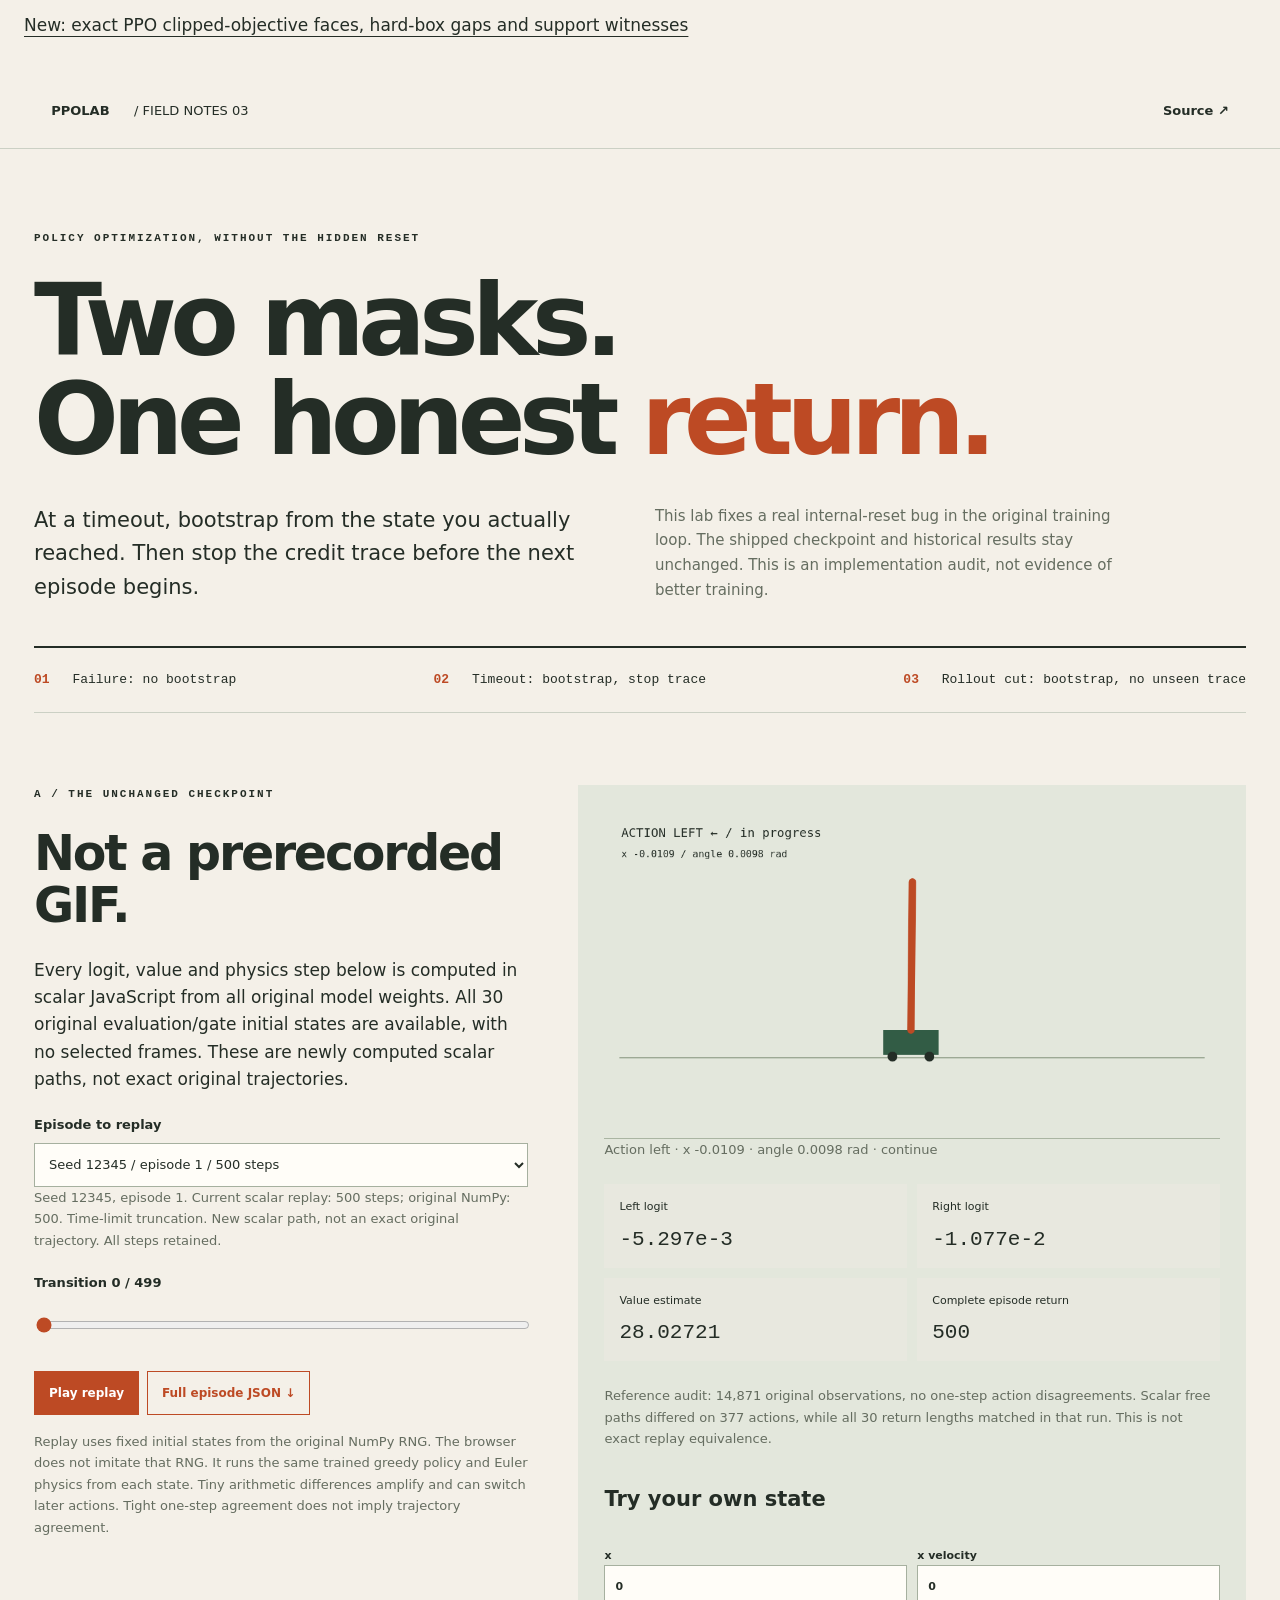
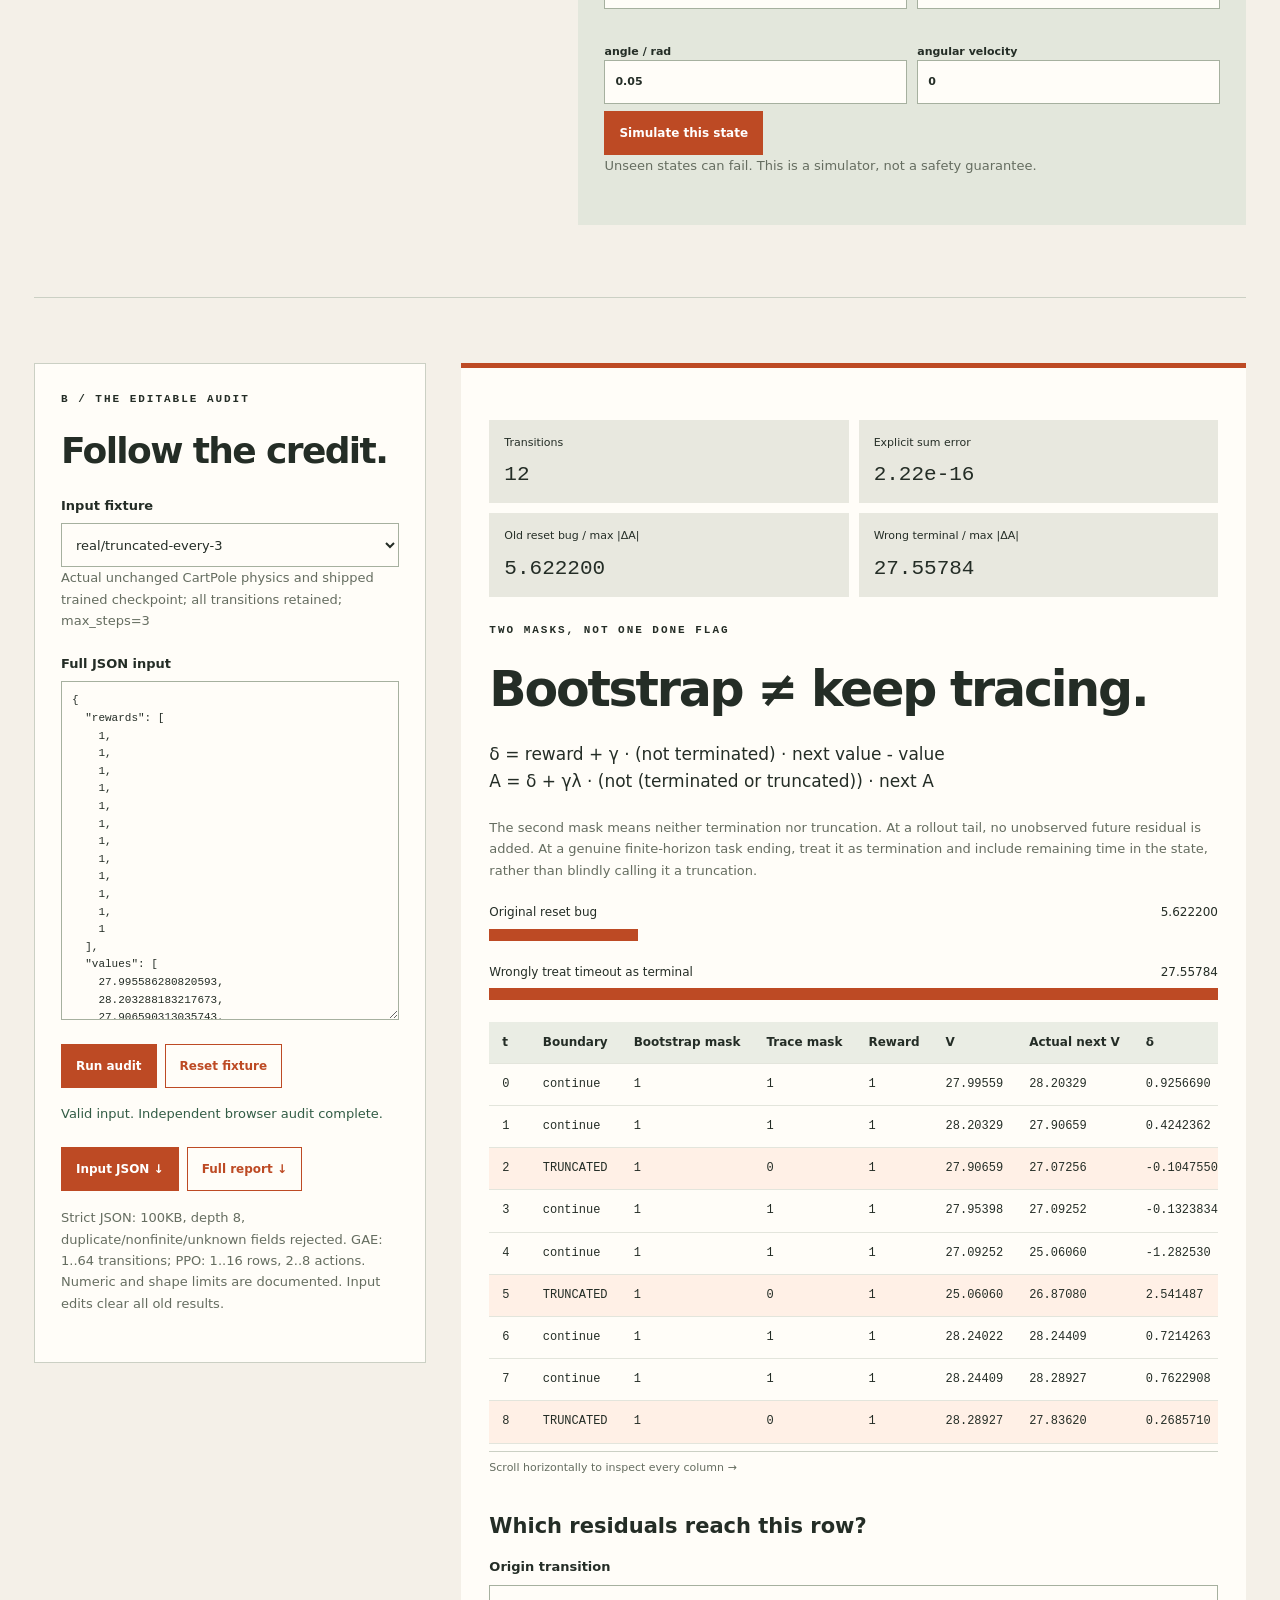
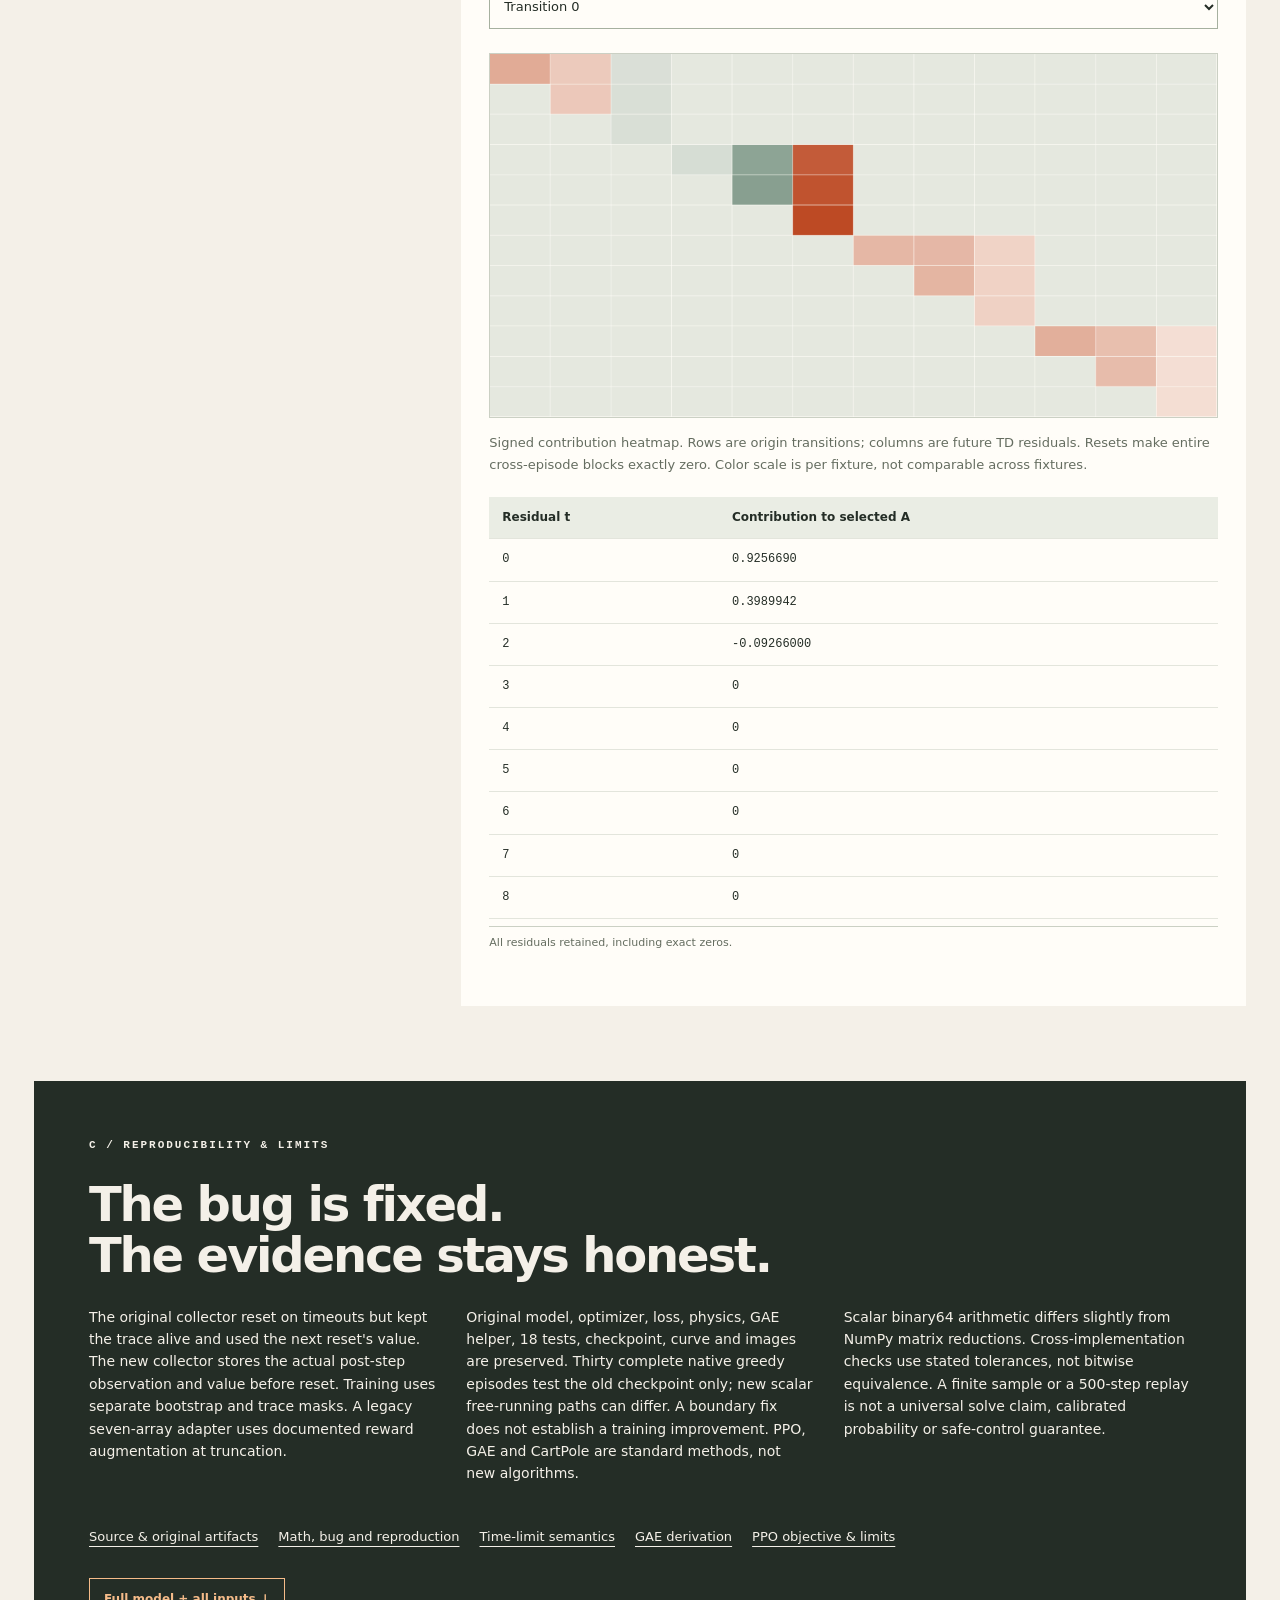
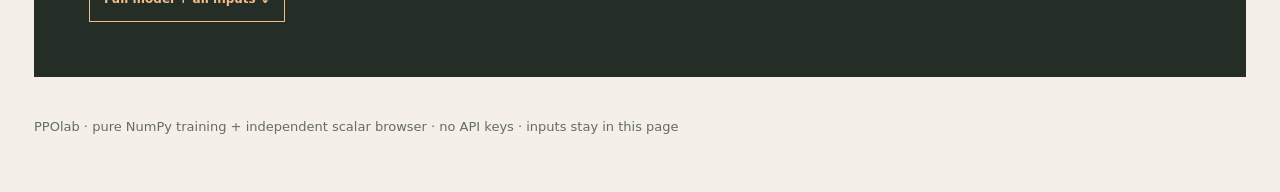
<file: docs/index.html>
<!doctype html><html lang="en"><head><meta charset="utf-8"><meta name="viewport" content="width=device-width,initial-scale=1"><meta name="description" content="An independent, editable PPO and GAE boundary inspector. Replay the full original CartPole checkpoint, inspect every credit contribution, and expose reset leakage."><title>PPOlab / The boundary matters</title><link rel="stylesheet" href="style.css"></head><body>
<p style="padding:12px 24px"><a href="clip.html">New: exact PPO clipped-objective faces, hard-box gaps and support witnesses</a></p><nav><a href="#">PPOLAB <span>/ FIELD NOTES 03</span></a><a href="https://github.com/midya8/ppolab">Source ↗</a></nav><main><header><div class="eyebrow">POLICY OPTIMIZATION, WITHOUT THE HIDDEN RESET</div><h1>Two masks.<br>One honest <em>return.</em></h1><div class="intro"><p>At a timeout, bootstrap from the state you actually reached. Then stop the credit trace before the next episode begins.</p><p class="small">This lab fixes a real internal-reset bug in the original training loop. The shipped checkpoint and historical results stay unchanged. This is an implementation audit, not evidence of better training.</p></div></header><section class="rule"><div><b>01</b> Failure: no bootstrap</div><div><b>02</b> Timeout: bootstrap, stop trace</div><div><b>03</b> Rollout cut: bootstrap, no unseen trace</div></section>
<section class="model"><div class="modelintro"><div class="eyebrow">A / THE UNCHANGED CHECKPOINT</div><h2>Not a prerecorded GIF.</h2><p>Every logit, value and physics step below is computed in scalar JavaScript from all original model weights. All 30 original evaluation/gate initial states are available, with no selected frames. These are newly computed scalar paths, not exact original trajectories.</p><label for="episode">Episode to replay</label><select id="episode"></select><p id="episodeInfo" class="small"></p><label for="frame">Transition <output id="frameLabel">0</output></label><input id="frame" type="range" min="0" value="0" max="499"><div class="actions"><button id="play">Play replay</button><button id="trace">Full episode JSON ↓</button></div><p class="small">Replay uses fixed initial states from the original NumPy RNG. The browser does not imitate that RNG. It runs the same trained greedy policy and Euler physics from each state. Tiny arithmetic differences amplify and can switch later actions. Tight one-step agreement does not imply trajectory agreement.</p></div><div class="stage"><canvas id="pole" width="1000" height="530" aria-label="Computed CartPole state and action visualization"></canvas><p id="stateText" class="small"></p><div id="policyNumbers" class="metrics"></div><p id="replayReference" class="small"></p><div class="custom"><h3>Try your own state</h3><div class="stateinputs"><label>x<input id="sx" type="number" min="-2.4" max="2.4" step="0.01" value="0"></label><label>x velocity<input id="sv" type="number" min="-2" max="2" step="0.01" value="0"></label><label>angle / rad<input id="sa" type="number" min="-0.2" max="0.2" step="0.01" value="0.05"></label><label>angular velocity<input id="sw" type="number" min="-2" max="2" step="0.01" value="0"></label></div><button id="simulate">Simulate this state</button><p id="simStatus" role="status" class="small">Unseen states can fail. This is a simulator, not a safety guarantee.</p></div></div></section>
<section class="audit"><aside><div class="eyebrow">B / THE EDITABLE AUDIT</div><h2>Follow the credit.</h2><label for="fixture">Input fixture</label><select id="fixture"></select><p id="source" class="small"></p><label for="input">Full JSON input</label><textarea id="input" rows="18" spellcheck="false"></textarea><div class="actions"><button id="apply">Run audit</button><button id="reset">Reset fixture</button></div><p id="status" role="status"></p><div class="actions"><button id="saveInput">Input JSON ↓</button><button id="saveReport">Full report ↓</button></div><p class="small">Strict JSON: 100KB, depth 8, duplicate/nonfinite/unknown fields rejected. GAE: 1..64 transitions; PPO: 1..16 rows, 2..8 actions. Numeric and shape limits are documented. Input edits clear all old results.</p></aside><div class="results"><div id="auditSummary" class="metrics"></div><div id="gaePanel"><div class="eyebrow">TWO MASKS, NOT ONE DONE FLAG</div><h2>Bootstrap ≠ keep tracing.</h2><p>δ = reward + γ · (not terminated) · next value - value<br>A = δ + γλ · (not (terminated or truncated)) · next A</p><p class="small">The second mask means neither termination nor truncation. At a rollout tail, no unobserved future residual is added. At a genuine finite-horizon task ending, treat it as termination and include remaining time in the state, rather than blindly calling it a truncation.</p><div id="bars"></div><div class="tablewrap"><table><thead><tr><th>t</th><th>Boundary</th><th>Bootstrap mask</th><th>Trace mask</th><th>Reward</th><th>V</th><th>Actual next V</th><th>δ</th><th>A</th><th>Value target</th><th>Old reset bug A</th><th>Wrong terminal A</th></tr></thead><tbody id="gaeRows"></tbody></table></div><p class="scrollnote">Scroll horizontally to inspect every column →</p><h3>Which residuals reach this row?</h3><label for="credit">Origin transition</label><select id="credit"></select><canvas id="heat" width="1000" height="500" aria-label="All origin-by-residual GAE contributions"></canvas><p class="small">Signed contribution heatmap. Rows are origin transitions; columns are future TD residuals. Resets make entire cross-episode blocks exactly zero. Color scale is per fixture, not comparable across fixtures.</p><div class="tablewrap"><table><thead><tr><th>Residual t</th><th>Contribution to selected A</th></tr></thead><tbody id="creditRows"></tbody></table></div><p class="scrollnote">All residuals retained, including exact zeros.</p></div><div id="ppoPanel" hidden><div class="eyebrow">SIGN-DEPENDENT CLIPPING</div><h2>Outside does not mean inactive.</h2><p>The minimum compares ratio × advantage against clipped-ratio × advantage. A negative advantage reverses which direction gets capped. Entropy and value gradients can remain even when the policy term is clipped.</p><div class="tablewrap"><table><thead><tr><th>Row</th><th>A</th><th>Ratio</th><th>Clipped ratio</th><th>Outside?</th><th>Unclipped branch?</th><th>Policy loss</th><th>Value loss</th><th>Entropy</th><th>Mean contribution</th></tr></thead><tbody id="ppoRows"></tbody></table></div><p class="scrollnote">Scroll horizontally to inspect every column →</p><h3>Every output gradient</h3><div class="tablewrap"><table><thead><tr><th>Row / output</th><th>Analytic</th><th>Left slope</th><th>Right slope</th><th>Central slope</th><th>Smooth stencil?</th><th>Normalized error</th></tr></thead><tbody id="checks"></tbody></table></div><p class="scrollnote">Scroll horizontally to inspect every column →</p><p class="small">At a clip kink there is no unique ordinary derivative. The original code selects the unclipped branch on a tie; we expose both one-sided slopes and do not count central differences across a branch switch as gradient failures. This is not a KL trust-region certificate.</p></div></div></section>
<section class="contract"><div class="eyebrow">C / REPRODUCIBILITY & LIMITS</div><h2>The bug is fixed.<br>The evidence stays honest.</h2><div class="columns"><p>The original collector reset on timeouts but kept the trace alive and used the next reset's value. The new collector stores the actual post-step observation and value before reset. Training uses separate bootstrap and trace masks. A legacy seven-array adapter uses documented reward augmentation at truncation.</p><p>Original model, optimizer, loss, physics, GAE helper, 18 tests, checkpoint, curve and images are preserved. Thirty complete native greedy episodes test the old checkpoint only; new scalar free-running paths can differ. A boundary fix does not establish a training improvement. PPO, GAE and CartPole are standard methods, not new algorithms.</p><p>Scalar binary64 arithmetic differs slightly from NumPy matrix reductions. Cross-implementation checks use stated tolerances, not bitwise equivalence. A finite sample or a 500-step replay is not a universal solve claim, calibrated probability or safe-control guarantee.</p></div><div class="links"><a href="https://github.com/midya8/ppolab">Source & original artifacts</a><a href="https://github.com/midya8/ppolab/blob/main/BOUNDARIES.md">Math, bug and reproduction</a><a href="https://gymnasium.farama.org/tutorials/gymnasium_basics/handling_time_limits/">Time-limit semantics</a><a href="https://arxiv.org/html/1506.02438v6">GAE derivation</a><a href="https://spinningup.openai.com/en/latest/algorithms/ppo.html">PPO objective & limits</a></div><button id="archive">Full model + all inputs ↓</button></section><footer>PPOlab · pure NumPy training + independent scalar browser · no API keys · inputs stay in this page</footer></main><script src="strict.js"></script><script src="step.js"></script><script src="data.js"></script><script src="app.js"></script></body></html>
</file>
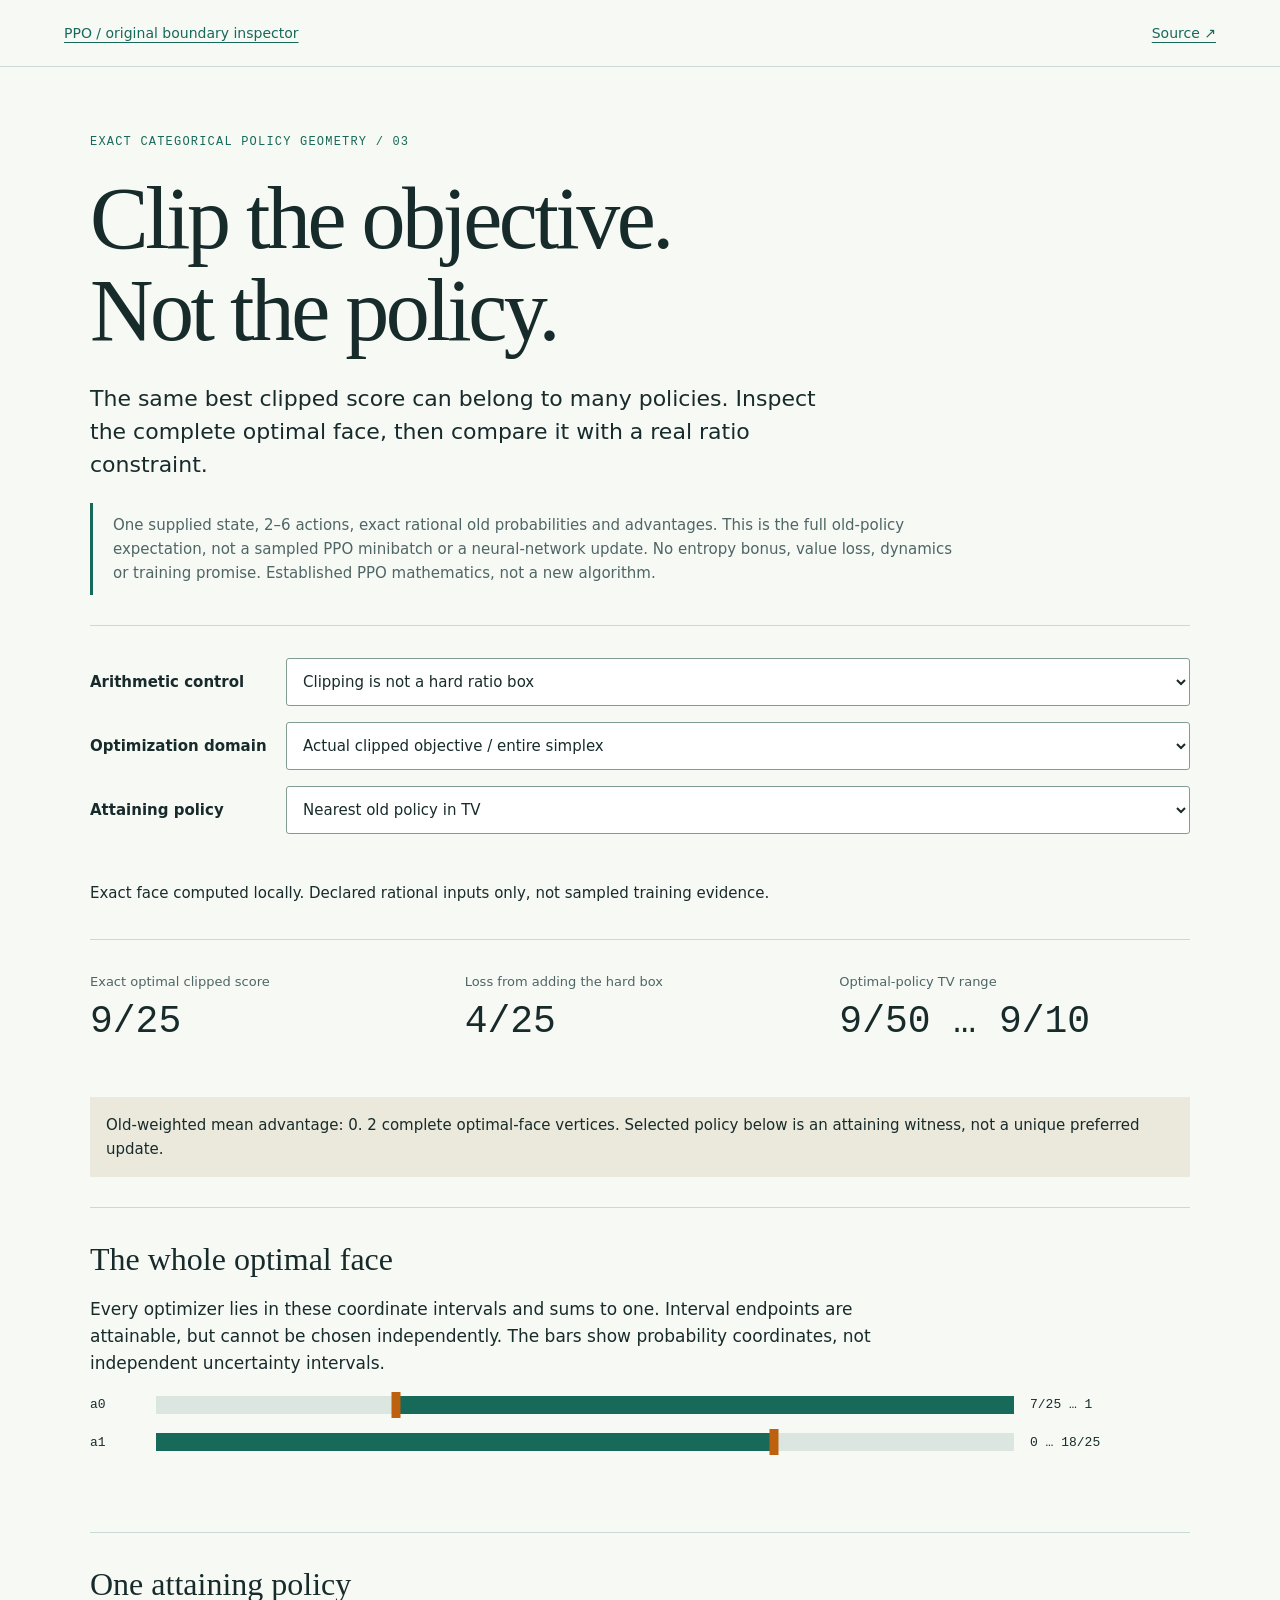
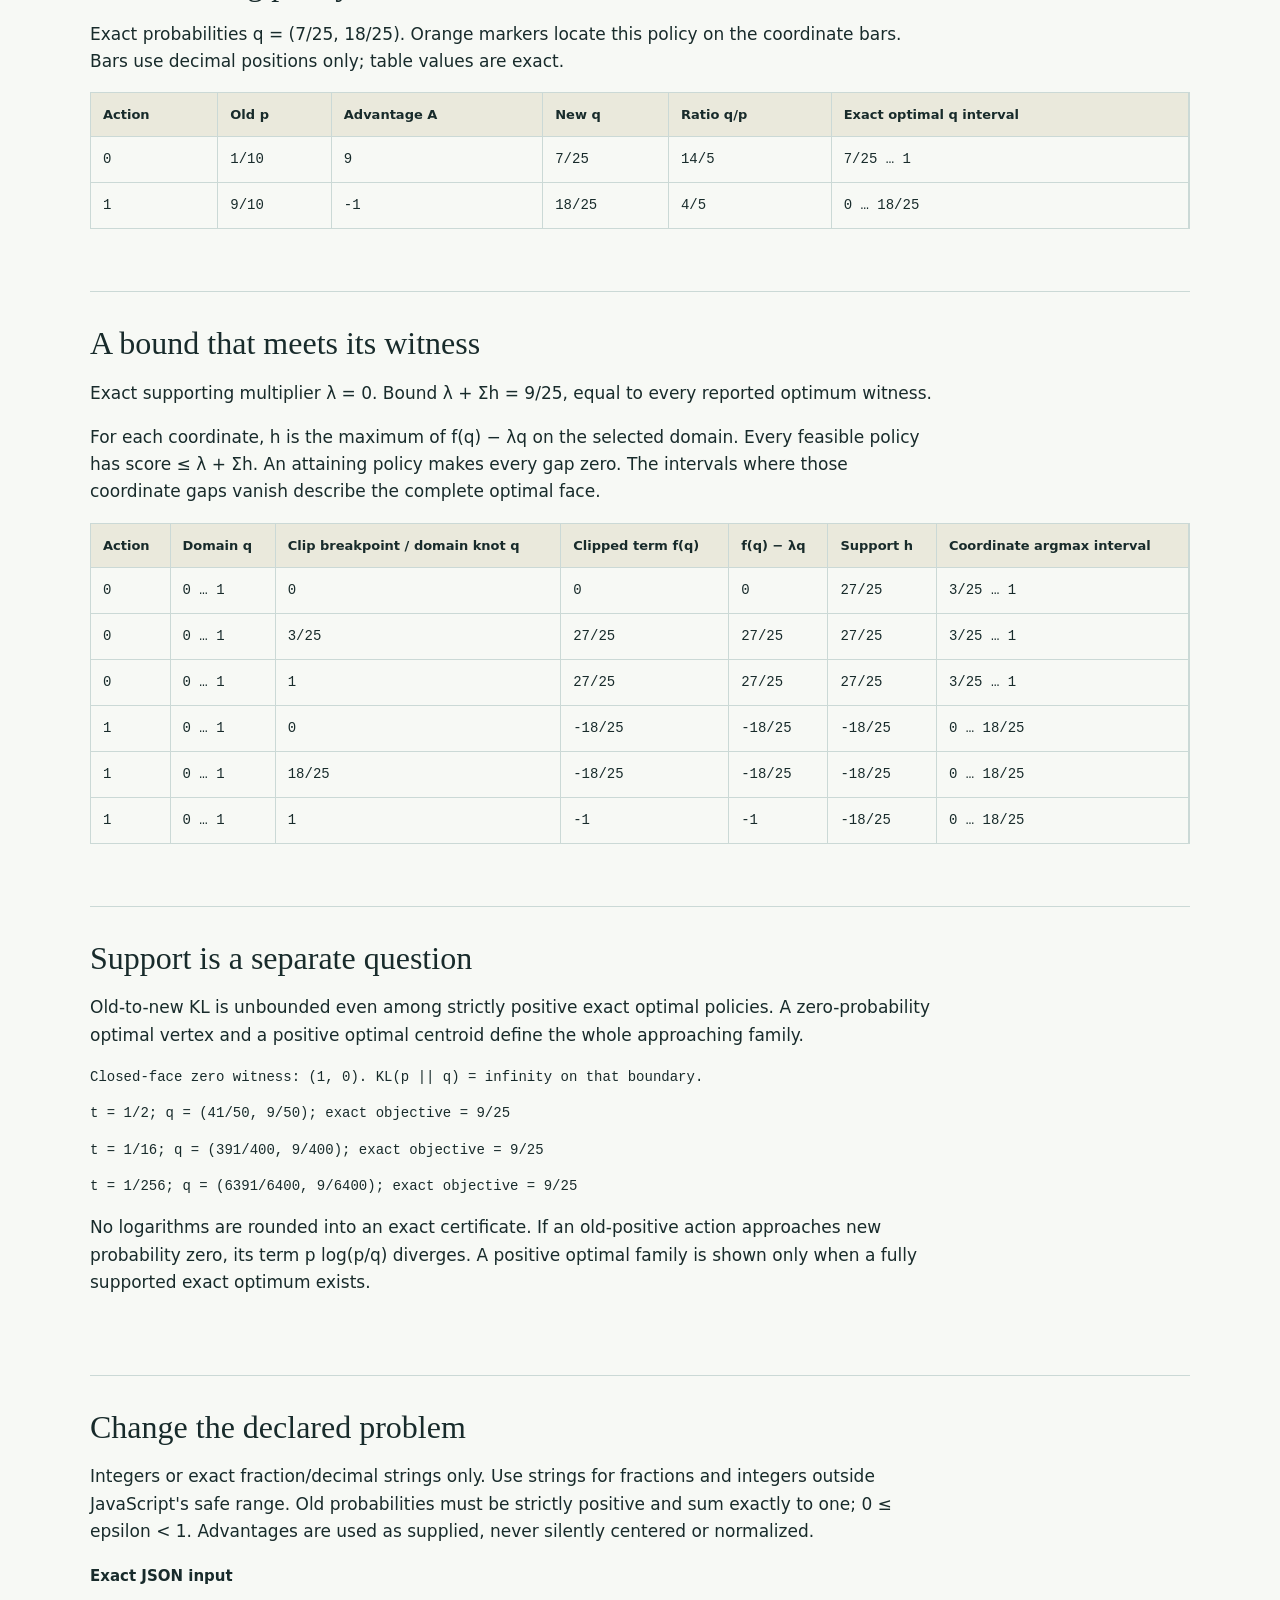
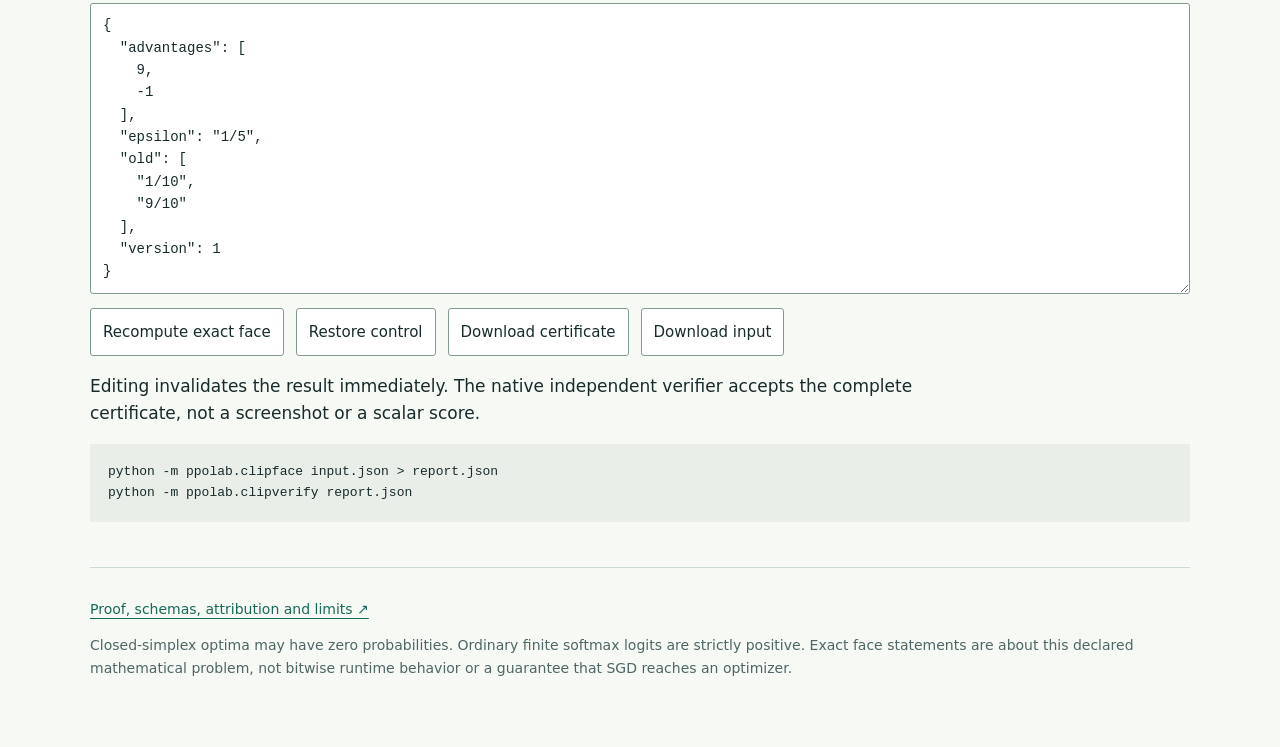
<file: docs/clip.html>
<!doctype html>
<html lang="en"><head><meta charset="utf-8"><meta name="viewport" content="width=device-width, initial-scale=1"><title>PPO: clipping is not a box</title><link rel="stylesheet" href="clip.css"><script defer src="strict.js"></script><script defer src="clip-engine.js"></script><script defer src="clip-data.js"></script><script defer src="clip-app.js"></script></head>
<body><header><a href="./">PPO / original boundary inspector</a><a href="https://github.com/midya8/ppolab">Source ↗</a></header><main><p class="eyebrow">EXACT CATEGORICAL POLICY GEOMETRY / 03</p><h1>Clip the objective.<br>Not the policy.</h1><p class="intro">The same best clipped score can belong to many policies. Inspect the complete optimal face, then compare it with a real ratio constraint.</p><aside>One supplied state, 2–6 actions, exact rational old probabilities and advantages. This is the full old-policy expectation, not a sampled PPO minibatch or a neural-network update. No entropy bonus, value loss, dynamics or training promise. Established PPO mathematics, not a new algorithm.</aside>
<section class="controls"><label for="fixture">Arithmetic control</label><select id="fixture"></select><label for="domain">Optimization domain</label><select id="domain"><option value="simplex">Actual clipped objective / entire simplex</option><option value="ratio_box">Same clipped objective / hard ratio box</option></select><label for="policy">Attaining policy</label><select id="policy"></select></section>
<p id="status" role="status"></p><div id="results" hidden><section class="stats"><div><small>Exact optimal clipped score</small><strong id="objective"></strong></div><div><small>Loss from adding the hard box</small><strong id="gap"></strong></div><div><small>Optimal-policy TV range</small><strong id="tv"></strong></div></section><p id="support" class="callout"></p>
<section><h2>The whole optimal face</h2><p>Every optimizer lies in these coordinate intervals and sums to one. Interval endpoints are attainable, but cannot be chosen independently. The bars show probability coordinates, not independent uncertainty intervals.</p><div id="ranges" aria-label="Optimal probability intervals"></div></section>
<section><h2>One attaining policy</h2><p id="selected"></p><div class="scroll" tabindex="0" aria-label="Exact policy table, scroll horizontally"><table><thead><tr><th>Action</th><th>Old p</th><th>Advantage A</th><th>New q</th><th>Ratio q/p</th><th>Exact optimal q interval</th></tr></thead><tbody id="policy-rows"></tbody></table></div></section>
<section><h2>A bound that meets its witness</h2><p id="dual"></p><p>For each coordinate, h is the maximum of f(q) − λq on the selected domain. Every feasible policy has score ≤ λ + Σh. An attaining policy makes every gap zero. The intervals where those coordinate gaps vanish describe the complete optimal face.</p><div class="scroll" tabindex="0" aria-label="Dual supporting knots table, scroll horizontally"><table><thead><tr><th>Action</th><th>Domain q</th><th>Clip breakpoint / domain knot q</th><th>Clipped term f(q)</th><th>f(q) − λq</th><th>Support h</th><th>Coordinate argmax interval</th></tr></thead><tbody id="dual-rows"></tbody></table></div></section>
<section><h2>Support is a separate question</h2><p id="kl"></p><div id="approach"></div><p>No logarithms are rounded into an exact certificate. If an old-positive action approaches new probability zero, its term p log(p/q) diverges. A positive optimal family is shown only when a fully supported exact optimum exists.</p></section></div>
<section><h2>Change the declared problem</h2><p>Integers or exact fraction/decimal strings only. Use strings for fractions and integers outside JavaScript's safe range. Old probabilities must be strictly positive and sum exactly to one; 0 ≤ epsilon &lt; 1. Advantages are used as supplied, never silently centered or normalized.</p><label for="input">Exact JSON input</label><textarea id="input" spellcheck="false" rows="12"></textarea><div class="actions"><button id="run">Recompute exact face</button><button id="restore">Restore control</button><button id="download-report">Download certificate</button><button id="download-input">Download input</button></div><p>Editing invalidates the result immediately. The native independent verifier accepts the complete certificate, not a screenshot or a scalar score.</p><pre>python -m ppolab.clipface input.json &gt; report.json
python -m ppolab.clipverify report.json</pre></section>
<footer><a href="https://github.com/midya8/ppolab/blob/main/CLIP_FACE.md">Proof, schemas, attribution and limits ↗</a><p>Closed-simplex optima may have zero probabilities. Ordinary finite softmax logits are strictly positive. Exact face statements are about this declared mathematical problem, not bitwise runtime behavior or a guarantee that SGD reaches an optimizer.</p></footer></main></body></html>
</file>
<file: docs/style.css>
:root{--paper:#f4f0e8;--ink:#242d26;--accent:#bd4a24;--muted:#656d60;--line:#cbd0c4;--green:#325c45}*{box-sizing:border-box}body{margin:0;background:var(--paper);color:var(--ink);font:17px/1.6 system-ui,sans-serif}a{color:inherit;text-decoration-thickness:1px;text-underline-offset:5px}nav{height:76px;display:flex;justify-content:space-between;align-items:center;padding:0 4%;border-bottom:1px solid var(--line);font:700 13px system-ui}nav a{text-decoration:none}nav span{font-weight:400;margin-left:20px}main{max-width:1320px;padding:0 34px;margin:auto}header{padding:80px 0 42px}.eyebrow{font:700 11px/1.7 ui-monospace,monospace;letter-spacing:.18em;margin-bottom:24px}h1{font-size:clamp(54px,7.8vw,108px);line-height:.99;letter-spacing:-.065em;margin:0 0 34px;font-weight:750}h1 em{font-style:normal;color:var(--accent)}.intro{display:grid;grid-template-columns:1.2fr 1fr;gap:70px;max-width:1080px}.intro p{margin:0;font-size:21px}.intro .small{font-size:15px}.small,.scrollnote{font-size:13px;color:var(--muted);line-height:1.65}.rule{display:flex;justify-content:space-between;padding:21px 0;border-top:2px solid var(--ink);border-bottom:1px solid var(--line);font:13px/1.7 ui-monospace,monospace}.rule b{color:var(--accent);margin-right:15px}h2{font-size:clamp(32px,4vw,49px);line-height:1.06;letter-spacing:-.045em;margin:0 0 25px}h3{font-size:21px;line-height:1.25;margin:36px 0 18px}p{margin:0 0 22px}.model{display:grid;grid-template-columns:1fr 1.35fr;gap:50px;padding:72px 0;border-bottom:1px solid var(--line)}.modelintro{min-width:0}.stage{background:#e3e7dc;padding:26px;min-width:0}canvas{display:block;width:100%;height:auto}#pole{background:#e3e7dc;border-bottom:1px solid #aab5a2}.metrics{display:grid;grid-template-columns:repeat(2,minmax(0,1fr));gap:10px;margin:24px 0}.metric{background:#e8e8df;padding:15px;min-width:0}.metric small{font-size:11px;display:block;line-height:1.5;margin-bottom:10px}.metric strong{font:21px ui-monospace,monospace;overflow-wrap:anywhere}.stateinputs{display:grid;grid-template-columns:repeat(2,minmax(0,1fr));gap:10px}.stateinputs label{font-size:11px}.audit{padding:65px 0;display:grid;grid-template-columns:minmax(260px,.7fr) minmax(0,1.4fr);gap:35px}aside{background:#fffdf8;padding:26px;align-self:start;min-width:0;border:1px solid var(--line)}aside h2{font-size:36px}.results{min-width:0;background:#fffdf8;border-top:5px solid var(--accent);padding:28px}.tablewrap{overflow:auto;border-bottom:1px solid var(--line);max-height:430px}table{border-collapse:collapse;min-width:100%;font:12px/1.6 ui-monospace,monospace}th,td{padding:11px 13px;text-align:left;white-space:nowrap;border-bottom:1px solid #e3e5dc}th{background:#eaede4;position:sticky;top:0;z-index:1;font:700 12px/1.6 system-ui}tr.boundary{background:#fff0e6}.scrollnote{font-size:11px;margin:7px 0 26px}label{display:block;font-size:13px;font-weight:700;margin:17px 0 7px}select,input,textarea,button{font:inherit;color:inherit;max-width:100%}select,input,textarea{width:100%;border:1px solid #a6b09f;background:#fffdf8;border-radius:0;padding:10px;min-height:44px}select{font-size:13px}input[type=range]{padding:0;accent-color:var(--accent);border:0}textarea{font:11px/1.6 ui-monospace,monospace;resize:vertical;min-height:290px}.actions{display:flex;flex-wrap:wrap;gap:8px;margin:16px 0}button{background:var(--accent);color:white;border:1px solid var(--accent);font:700 12px/1.4 system-ui;padding:12px 14px;min-height:44px;cursor:pointer}button:disabled{opacity:.45;cursor:not-allowed}.actions button+button,#archive{background:transparent;color:var(--accent)}button:focus-visible,input:focus-visible,select:focus-visible,summary:focus-visible,a:focus-visible,textarea:focus-visible{outline:3px solid #dc892b;outline-offset:3px}#status{font-size:13px;color:var(--green)}#heat{margin:24px 0 14px;border:1px solid var(--line)}.bar{margin:12px 0 22px}.barhead{display:flex;justify-content:space-between;font-size:12px;gap:20px}.barfill{height:12px;min-width:0;background:var(--accent);margin:6px 0}.contract{background:var(--ink);color:var(--paper);padding:55px;margin-top:10px}.contract h2{font-size:48px}.columns{display:grid;grid-template-columns:repeat(3,minmax(0,1fr));gap:30px;font-size:14px}.links{display:flex;gap:20px;flex-wrap:wrap;font-size:13px;margin:20px 0 30px}.contract #archive{color:#f5bb89;border-color:#f5bb89}footer{padding:40px 0 55px;color:var(--muted);font-size:13px}[hidden]{display:none!important}@media(max-width:800px){main{padding:0 22px}.model,.audit{grid-template-columns:1fr;gap:25px}.intro{gap:28px}.rule{font-size:11px;gap:18px}.columns{grid-template-columns:1fr;gap:0}.contract{padding:32px}.model{padding:45px 0}header{padding:55px 0 35px}}@media(max-width:480px){main{padding:0 14px}nav{padding:0 14px;height:62px}nav span{display:none}h1{font-size:57px}.intro{grid-template-columns:1fr;gap:25px}.intro p{font-size:19px}.rule{display:grid;gap:9px}.eyebrow{font-size:10px;letter-spacing:.13em}.stage,aside,.results{padding:18px}.audit{padding:40px 0}.contract{padding:24px}.contract h2{font-size:37px}.metrics{gap:8px}.metric{padding:11px}.metric strong{font-size:19px}.stateinputs{gap:8px}}

@media(max-width:480px){.metric strong{font-size:15px;white-space:nowrap;letter-spacing:-.025em}}
</file>
<file: docs/clip.css>
:root{--ink:#182b2b;--muted:#4e6665;--line:#cbd9d6;--green:#17695a;--paper:#f7f9f5;--sand:#eae9dc}*{box-sizing:border-box}body{margin:0;background:var(--paper);color:var(--ink);font:17px/1.6 system-ui,sans-serif}header{display:flex;justify-content:space-between;gap:20px;padding:22px 5vw;border-bottom:1px solid var(--line);font-size:14px}a{color:var(--green);text-underline-offset:4px}main{max-width:1160px;margin:auto;padding:54px 30px}h1{font:clamp(42px,7vw,88px)/1.04 Georgia,serif;letter-spacing:-.04em;margin:22px 0 26px}h2{font:32px/1.2 Georgia,serif;margin:0 0 16px}.eyebrow{font:12px/1.5 ui-monospace,monospace;letter-spacing:.1em;color:var(--green)}.intro{max-width:750px;font-size:22px;line-height:1.5}aside{border-left:3px solid var(--green);padding:10px 20px;max-width:900px;font-size:15px;color:var(--muted)}section{border-top:1px solid var(--line);padding:32px 0;margin-top:30px}section p{max-width:850px}.controls{display:grid;grid-template-columns:180px 1fr;gap:16px;align-items:center}label{font-weight:650;font-size:15px}select,button,textarea{font:inherit;border:1px solid #829c94;background:white;color:var(--ink);min-height:48px;padding:10px 12px;border-radius:3px;max-width:100%}select{width:100%;min-width:0;font-size:15px}textarea{display:block;width:100%;font:14px/1.6 ui-monospace,monospace;margin:14px 0;resize:vertical}button{cursor:pointer;min-width:44px;font-size:15px}button:hover{background:var(--sand)}button:disabled{cursor:default;opacity:.45}button:focus-visible,a:focus-visible,select:focus-visible,textarea:focus-visible,.scroll:focus-visible{outline:3px solid #ba740d;outline-offset:3px}.actions{display:flex;flex-wrap:wrap;gap:12px}.stats{display:grid;grid-template-columns:repeat(3,1fr);gap:24px}.stats small{display:block;color:var(--muted);font-size:13px}.stats strong{font:clamp(22px,3vw,38px)/1.5 ui-monospace,monospace;overflow-wrap:anywhere}.callout{padding:16px;background:var(--sand);font-size:15px}.scroll{overflow-x:auto;border:1px solid var(--line);max-width:100%}table{border-collapse:collapse;width:100%;font:14px/1.5 ui-monospace,monospace;white-space:nowrap}td,th{text-align:left;padding:12px;border-bottom:1px solid var(--line);border-right:1px solid var(--line)}th{background:var(--sand);font:600 13px/1.5 system-ui,sans-serif}td{max-width:420px;white-space:normal;overflow-wrap:anywhere}tr:last-child td{border-bottom:0}.range{display:grid;grid-template-columns:50px 1fr 160px;gap:16px;align-items:center;margin:18px 0;font:13px/1.5 ui-monospace,monospace}.track{height:18px;background:#dce6e1;position:relative}.interval{height:18px;position:absolute;background:var(--green);min-width:2px}.point{position:absolute;width:9px;height:26px;top:-4px;background:#bd610f;transform:translateX(-50%)}pre{padding:18px;background:#e9eee9;overflow:auto;font-size:13px}#status{min-height:28px;font-size:15px}#status.error{color:#9b291d}footer{border-top:1px solid var(--line);padding-top:30px;font-size:14px;color:var(--muted)}[hidden]{display:none!important}#approach p{font:14px/1.6 ui-monospace,monospace;overflow-wrap:anywhere}@media(max-width:650px){main{padding:30px 18px}.intro{font-size:19px}.controls{grid-template-columns:1fr;gap:10px}.controls select{margin-bottom:12px}.stats{grid-template-columns:1fr;gap:16px}.range{grid-template-columns:30px 1fr;gap:10px}.range .bounds{grid-column:2}header{padding:18px;font-size:12px}h2{font-size:28px}.actions button{width:100%}td{min-width:80px}}
</file>
